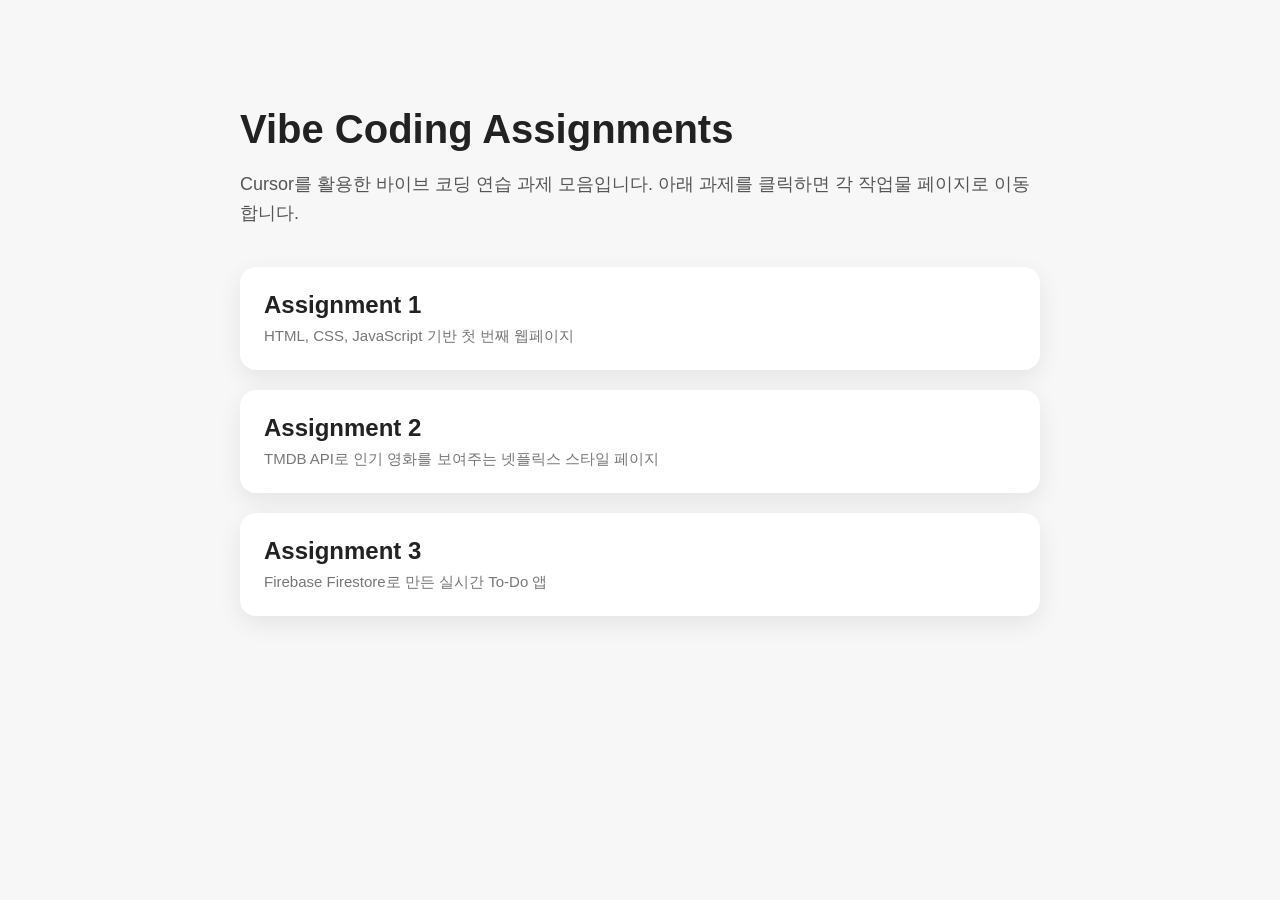
<file: index.html>
<!DOCTYPE html>
<html lang="ko">
<head>
  <meta charset="UTF-8">
  <meta name="viewport" content="width=device-width, initial-scale=1.0">
  <title>Vibe Coding Assignments</title>

  <style>
    body {
      margin: 0;
      font-family: Arial, sans-serif;
      background: #f7f7f7;
      color: #222;
    }

    .container {
      max-width: 800px;
      margin: 0 auto;
      padding: 80px 24px;
    }

    h1 {
      font-size: 40px;
      margin-bottom: 16px;
    }

    p {
      font-size: 18px;
      color: #555;
      margin-bottom: 40px;
      line-height: 1.6;
    }

    .assignment-list {
      display: grid;
      gap: 20px;
    }

    .assignment-card {
      display: block;
      padding: 24px;
      background: #ffffff;
      border-radius: 16px;
      text-decoration: none;
      color: #222;
      box-shadow: 0 8px 24px rgba(0, 0, 0, 0.08);
      transition: transform 0.2s ease, box-shadow 0.2s ease;
    }

    .assignment-card:hover {
      transform: translateY(-4px);
      box-shadow: 0 12px 32px rgba(0, 0, 0, 0.12);
    }

    .assignment-card h2 {
      margin: 0 0 8px;
      font-size: 24px;
    }

    .assignment-card span {
      color: #777;
      font-size: 15px;
    }
  </style>
</head>

<body>
  <main class="container">
    <h1>Vibe Coding Assignments</h1>

    <p>
      Cursor를 활용한 바이브 코딩 연습 과제 모음입니다.
      아래 과제를 클릭하면 각 작업물 페이지로 이동합니다.
    </p>

    <section class="assignment-list">
      <a href="./assignment_1/" class="assignment-card">
        <h2>Assignment 1</h2>
        <span>HTML, CSS, JavaScript 기반 첫 번째 웹페이지</span>
      </a>

      <a href="./assignment_2/" class="assignment-card">
        <h2>Assignment 2</h2>
        <span>TMDB API로 인기 영화를 보여주는 넷플릭스 스타일 페이지</span>
      </a>

      <a href="./assignment_3/" class="assignment-card">
        <h2>Assignment 3</h2>
        <span>Firebase Firestore로 만든 실시간 To-Do 앱</span>
      </a>
    </section>
  </main>
</body>
</html>
</file>
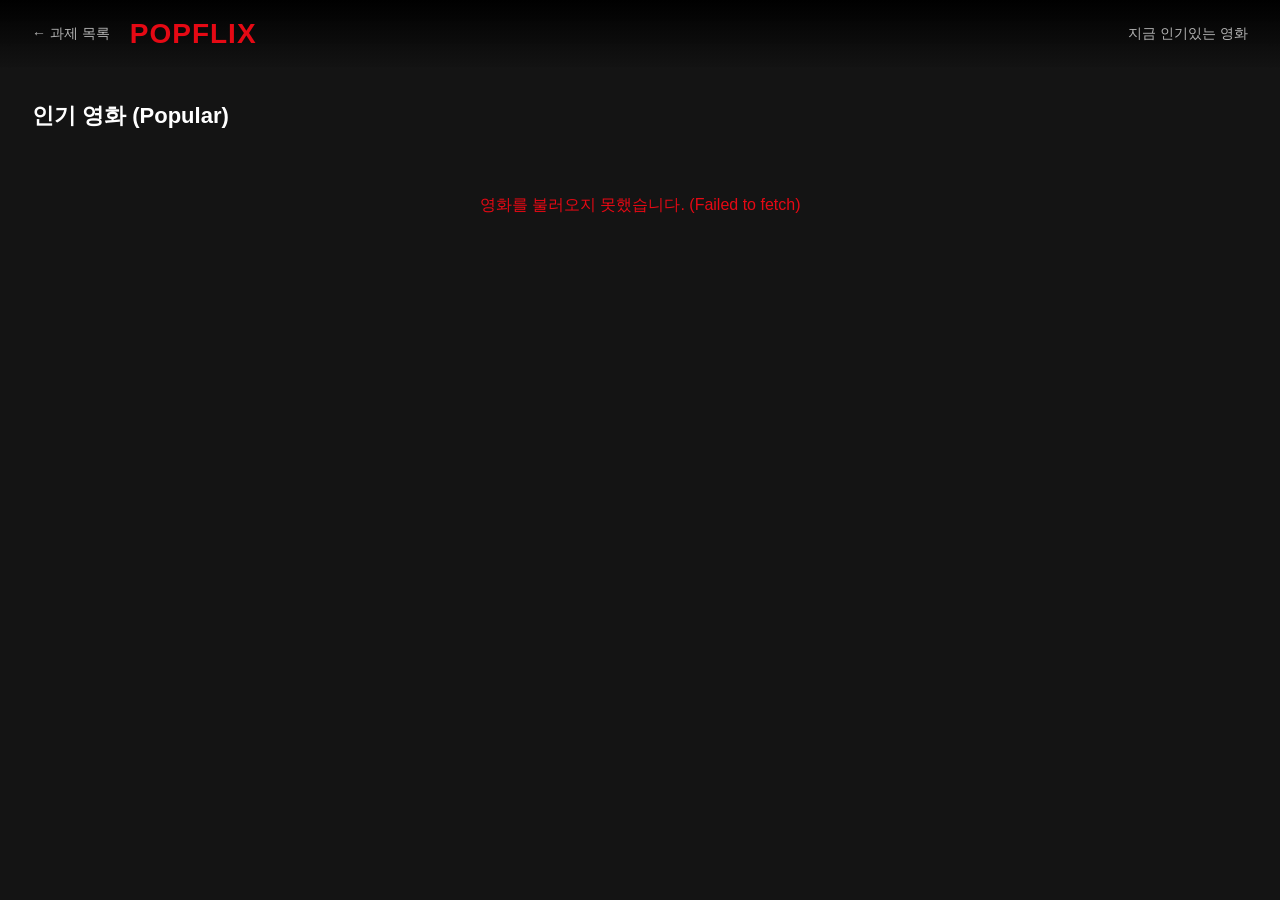
<file: assignment_2/index.html>
<!DOCTYPE html>
<html lang="ko">
<head>
  <meta charset="UTF-8" />
  <meta name="viewport" content="width=device-width, initial-scale=1.0" />
  <title>POPFLIX — 인기 영화</title>
  <link rel="stylesheet" href="./style.css" />
</head>
<body>
  <header class="header">
    <div class="header__inner">
      <a href="../index.html" class="back-link">← 과제 목록</a>
      <h1 class="logo">POPFLIX</h1>
      <span class="header__tag">지금 인기있는 영화</span>
    </div>
  </header>

  <main class="container">
    <h2 class="section-title">인기 영화 (Popular)</h2>
    <div id="status" class="status">영화를 불러오는 중...</div>
    <div id="movie-grid" class="movie-grid"></div>
  </main>

  <script src="./script.js"></script>
</body>
</html>
</file>
<file: assignment_2/style.css>
* {
  box-sizing: border-box;
  margin: 0;
  padding: 0;
}

body {
  font-family: "Helvetica Neue", Arial, "Apple SD Gothic Neo", sans-serif;
  background: #141414;
  color: #fff;
  min-height: 100vh;
}

/* ===== Header ===== */
.header {
  position: sticky;
  top: 0;
  z-index: 10;
  background: linear-gradient(180deg, #000 0%, rgba(20, 20, 20, 0.85) 100%);
  border-bottom: 1px solid rgba(255, 255, 255, 0.08);
  backdrop-filter: blur(6px);
}

.header__inner {
  max-width: 1280px;
  margin: 0 auto;
  padding: 18px 32px;
  display: flex;
  align-items: center;
  gap: 20px;
}

.back-link {
  color: #b3b3b3;
  text-decoration: none;
  font-size: 14px;
  transition: color 0.2s ease;
}

.back-link:hover {
  color: #fff;
}

.logo {
  color: #e50914;
  font-size: 28px;
  font-weight: 800;
  letter-spacing: 1px;
}

.header__tag {
  color: #b3b3b3;
  font-size: 14px;
  margin-left: auto;
}

/* ===== Main ===== */
.container {
  max-width: 1280px;
  margin: 0 auto;
  padding: 32px;
}

.section-title {
  font-size: 22px;
  font-weight: 700;
  margin-bottom: 24px;
}

.status {
  color: #b3b3b3;
  font-size: 16px;
  padding: 40px 0;
  text-align: center;
}

.status.error {
  color: #e50914;
}

/* ===== Movie Grid ===== */
.movie-grid {
  display: grid;
  grid-template-columns: repeat(auto-fill, minmax(180px, 1fr));
  gap: 20px;
}

.movie-card {
  background: #1f1f1f;
  border-radius: 8px;
  overflow: hidden;
  cursor: pointer;
  transition: transform 0.25s ease, box-shadow 0.25s ease;
}

.movie-card:hover {
  transform: scale(1.06);
  box-shadow: 0 12px 30px rgba(0, 0, 0, 0.7);
}

.movie-card__poster {
  width: 100%;
  aspect-ratio: 2 / 3;
  object-fit: cover;
  display: block;
  background: #333;
}

.movie-card__body {
  padding: 12px 14px 16px;
}

.movie-card__title {
  font-size: 15px;
  font-weight: 600;
  line-height: 1.35;
  display: -webkit-box;
  -webkit-line-clamp: 2;
  -webkit-box-orient: vertical;
  overflow: hidden;
}

.movie-card__meta {
  margin-top: 8px;
  font-size: 13px;
  color: #b3b3b3;
  display: flex;
  align-items: center;
  gap: 8px;
}

.movie-card__rating {
  color: #46d369;
  font-weight: 700;
}
</file>
